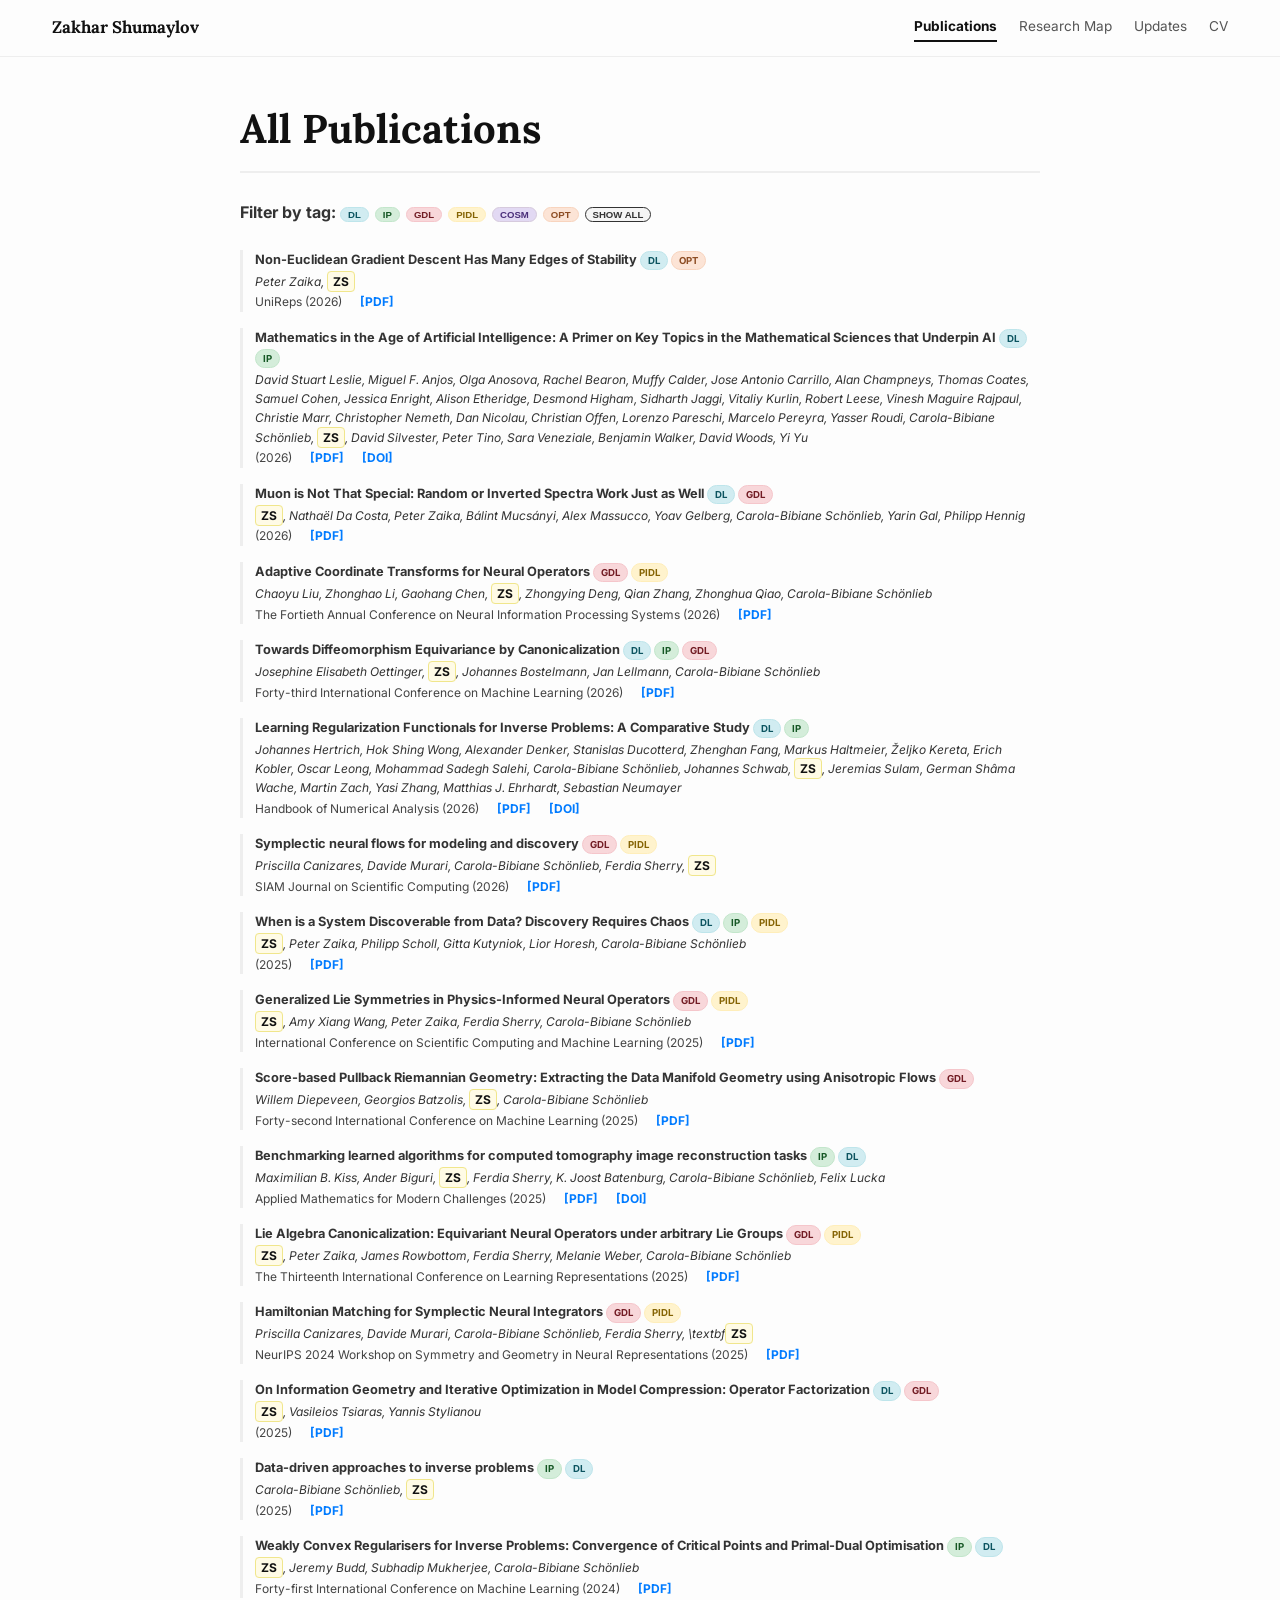
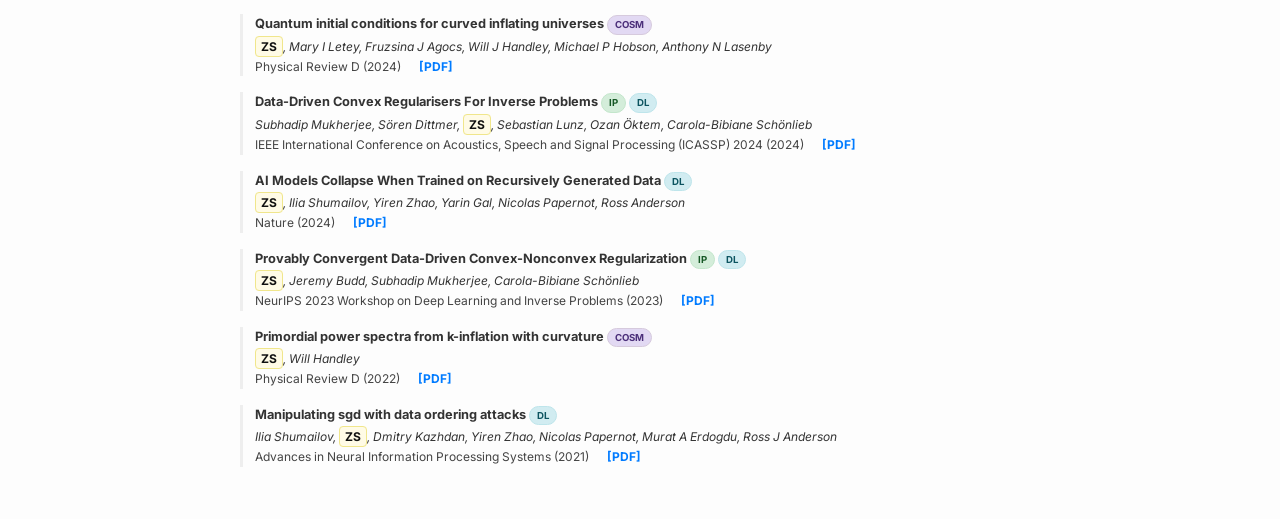
<file: publications.html>
<!DOCTYPE html>
<html lang="en">
<head>
    <meta charset="UTF-8">
    <meta name="viewport" content="width=device-width, initial-scale=1.0">
    <meta name="description" content="A complete list of all publications, articles, and preprints by Zakhar Shumaylov, categorized by research area.">
    <title>All Publications - Zakhar Shumaylov</title>
    <link rel="stylesheet" href="https://cdnjs.cloudflare.com/ajax/libs/font-awesome/6.5.1/css/all.min.css">
    <link href="https://fonts.googleapis.com/css2?family=Inter:wght@400;700&family=Lora:ital,wght@0,400;0,700;1,400&display=swap" rel="stylesheet">
    <link rel="stylesheet" href="assets/site-nav.css">

    <style>
        .tag-all {
            background-color: #f5f5f5;
            color: #333;
            border-color: #ccc;
        }
        /* --- Basic Setup --- */
        body {
            font-family: 'Inter', sans-serif;
            line-height: 1.6; /* Slightly reduced line-height */
            color: #333;
            background-color: #fdfdfd;
            margin: 0;
            padding: 20px;
        }
        .container {
            max-width: 800px;
            margin: 2rem auto;
            padding: 0 1rem;
        }

        /* --- Typography & Links --- */
        h1 {
            font-family: 'Lora', serif;
            color: #111;
            border-bottom: 2px solid #eee;
            padding-bottom: 10px;
            margin-top: 2.5rem;
            font-size: 2.5rem;
        }
        a {
            color: #007bff;
            text-decoration: none;
            transition: color 0.2s;
        }
        a:hover {
            color: #0056b3;
        }

        /* --- Publications Section (Even More Compact Layout) --- */
        .publication {
            margin-bottom: 1rem;
            padding-left: 12px;
            border-left: 3px solid #eee;
            font-size: 0.8rem;
        }
        .pub-title {
            font-weight: bold;
            font-size: 0.8rem;
            margin-bottom: 0.1rem;
        }
        .pub-authors {
            font-style: italic;
            color: #333;
            margin-bottom: 0.1rem;
            font-size: 0.75rem;
        }
        .pub-venue-links {
            display: flex;
            align-items: center;
            gap: 8px;
            margin-bottom: 0.1rem;
        }
        .pub-venue {
            color: #444;
            font-size: 0.75rem;
        }
        .pub-link {
            margin-left: 10px;
            font-size: 0.75rem;
            font-weight: bold;
            text-transform: uppercase;
        }
        .pub-tag {
            display: inline-block;
            padding: 1px 7px;
            font-size: 0.6rem;
            font-weight: bold;
            border-radius: 10px;
            text-transform: uppercase;
            border: 1px solid;
        }
        .tag-dl { background-color: #d1ecf1; color: #0c5460; border-color: #bee5eb; }
        .tag-ip { background-color: #d4edda; color: #155724; border-color: #c3e6cb; }
        .tag-gdl { background-color: #f8d7da; color: #721c24; border-color: #f5c6cb; }
        .tag-pidl { background-color: #fff3cd; color: #856404; border-color: #ffeeba; }
        .tag-cosm { background-color: #e2d9f3; color: #4b2f7a; border-color: #d6cadd; }
        .tag-opt { background-color: #fce4d6; color: #8c4c23; border-color: #f8d4be; }

        /* Added for name highlight */
        .author-highlight {
            font-weight: 700;
            font-style: normal;
            background-color: #fffbe6;
            padding: 2px 5px;
            border-radius: 4px;
            border: 1px solid #f0e68c;
            color: #111;
        }
    </style>
</head>
<body>
    <nav class="site-nav">
        <div class="site-nav-inner">
            <a href="./index.html" class="site-nav-name">Zakhar Shumaylov</a>
            <div class="site-nav-links">
                <a href="./publications.html" aria-current="page">Publications</a>
                <a href="./research.html">Research Map</a>
                <a href="./news.html">Updates</a>
                <a href="./resume.pdf" target="_blank">CV</a>
            </div>
        </div>
    </nav>

    <div class="container">
        <h1>All Publications</h1>
        <div id="tag-filter" style="margin-bottom:1.5rem;"></div>
        <div id="publications-list">
            <p>Loading publications...</p>
        </div>
    </div>

    <script>
        document.addEventListener('DOMContentLoaded', () => {
            fetch('publications.bib')
                .then(response => response.text())
                .then(bibtex => {
                    const publications = parseBibtex(bibtex);
                    setupTagFilter(publications);
                    renderPublications(publications);
                })
                .catch(error => {
                    console.error('Error fetching or parsing bib file:', error);
                    document.getElementById('publications-list').innerHTML = '<p>Could not load publications.</p>';
                });
        });
        let currentTag = null;

        function setupTagFilter(publications) {
            const tagSet = new Set();
            publications.forEach(pub => {
                if (pub.keywords) {
                    pub.keywords.split(',').forEach(tag => {
                        tagSet.add(tag.trim().toUpperCase());
                    });
                }
            });
            const allowedTags = ['DL', 'IP', 'GDL', 'PIDL', 'COSM', 'OPT'];
            const tagFilterDiv = document.getElementById('tag-filter');
            tagFilterDiv.innerHTML = '<strong>Filter by tag:</strong> ';
            allowedTags.forEach(tag => {
                if (tagSet.has(tag)) {
                    tagFilterDiv.innerHTML += `<button class="pub-tag tag-${tag.toLowerCase()}" style="cursor:pointer;margin-right:6px;margin-bottom:4px;" onclick="filterByTag('${tag}')">${tag}</button>`;
                }
            });
            tagFilterDiv.innerHTML += `<button class="pub-tag tag-all" style="cursor:pointer;margin-right:6px;margin-bottom:4px;" onclick="filterByTag(null)">Show All</button>`;
        }

        function filterByTag(tag) {
            currentTag = tag;
            fetch('publications.bib')
                .then(response => response.text())
                .then(bibtex => {
                    const publications = parseBibtex(bibtex);
                    renderPublications(publications);
                });
        }

        function renderPublications(publications) {
            const pubList = document.getElementById('publications-list');
            pubList.innerHTML = '';
            publications.sort((a, b) => b.year - a.year);
            const allowedTags = new Set(['DL', 'IP', 'GDL', 'PIDL', 'COSM', 'OPT']);
            let filtered = publications;
            if (currentTag) {
                filtered = publications.filter(pub => pub.keywords && pub.keywords.split(',').map(t => t.trim().toUpperCase()).includes(currentTag));
            }
            filtered.forEach(pub => {
                const pubDiv = document.createElement('div');
                pubDiv.className = 'publication';
                // Title + tags line
                let titleHTML = `<div class="pub-title">${pub.title}`;
                if (pub.keywords) {
                    const tags = pub.keywords.split(',').map(tag => tag.trim().toUpperCase());
                    tags.forEach(tag => {
                        if (allowedTags.has(tag)) {
                            titleHTML += ` <span class="pub-tag tag-${tag.toLowerCase()}">${tag}</span>`;
                        }
                    });
                }
                titleHTML += '</div>';
                // Authors line
                const nameRegex = /({)?Zakhar,?\s*Shumaylov(})?/gi;
                const highlightedName = '<span class="author-highlight">ZS</span>';
                let authorsString = pub.author.replace(/ and /g, ', ').replace(nameRegex, highlightedName);
                let authorsHTML = `<div class="pub-authors">${authorsString}</div>`;
                // Venue + links line
                let venue = pub.journal || pub.booktitle || '';
                let venueLinksHTML = `<div class="pub-venue-links"><span class="pub-venue">${venue} (${pub.year})</span>`;
                if (pub.url) {
                    venueLinksHTML += ` <a href="${pub.url}" target="_blank" class="pub-link">[PDF]</a>`;
                }
                if (pub.doi) {
                    venueLinksHTML += ` <a href="https://doi.org/${pub.doi}" target="_blank" class="pub-link">[DOI]</a>`;
                }
                venueLinksHTML += '</div>';
                pubDiv.innerHTML = titleHTML + authorsHTML + venueLinksHTML;
                pubList.appendChild(pubDiv);
            });
        }

        function parseBibtex(bibtex) {
            const entries = [];
            const items = bibtex.split(/@\w+\{/);
            for (let i = 1; i < items.length; i++) {
                const item = items[i];
                const entry = {};
                const lines = item.split('\n');
                for (let j = 1; j < lines.length; j++) {
                    const line = lines[j].trim();
                    if (line.includes('=')) {
                        const parts = line.split('=');
                        const key = parts[0].trim().toLowerCase();
                        
                        // --- Improved Value Parsing Logic ---
                        let value = parts.slice(1).join('=').trim();
                        // Remove a potential trailing comma, and trim again.
                        if (value.endsWith(',')) {
                            value = value.slice(0, -1).trim();
                        }
                        // Remove braces or quotes if they are the bookends
                        if ((value.startsWith('{') && value.endsWith('}')) || (value.startsWith('"') && value.endsWith('"'))) {
                            value = value.slice(1, -1);
                        }
                        entry[key] = value.trim();
                    }
                }
                if (entry.title && entry.author && entry.year) {
                    entries.push(entry);
                }
            }
            return entries;
        }
    </script>

</body>
</html>
</file>
<file: assets/site-nav.css>
/* --- Top navigation bar, shared by all pages --- */
.site-nav {
    border-bottom: 1px solid #eee;
    margin: -20px -20px 0;
    padding: 0 20px;
    background-color: #fdfdfd;
}
.site-nav-inner {
    max-width: 1250px;
    margin: 0 auto;
    padding: 14px 2rem;
    display: flex;
    flex-wrap: wrap;
    align-items: center;
    justify-content: space-between;
    gap: 8px 24px;
}
.site-nav-name {
    font-family: 'Lora', serif;
    font-weight: 700;
    font-size: 1.05rem;
    color: #111;
}
.site-nav-name:hover {
    color: #111;
}
.site-nav-links {
    display: flex;
    flex-wrap: wrap;
    gap: 6px 22px;
    font-size: 0.85rem;
}
.site-nav-links a {
    color: #555;
    padding: 2px 0;
    border-bottom: 2px solid transparent;
}
.site-nav-links a:hover {
    color: #007bff;
}
.site-nav-links a[aria-current="page"] {
    color: #111;
    font-weight: 700;
    border-bottom-color: #111;
}
@media (max-width: 1000px) {
    .site-nav {
        margin: -12px -12px 0;
        padding: 0 12px;
    }
    .site-nav-inner {
        padding: 12px 0.5rem;
    }
}
</file>
